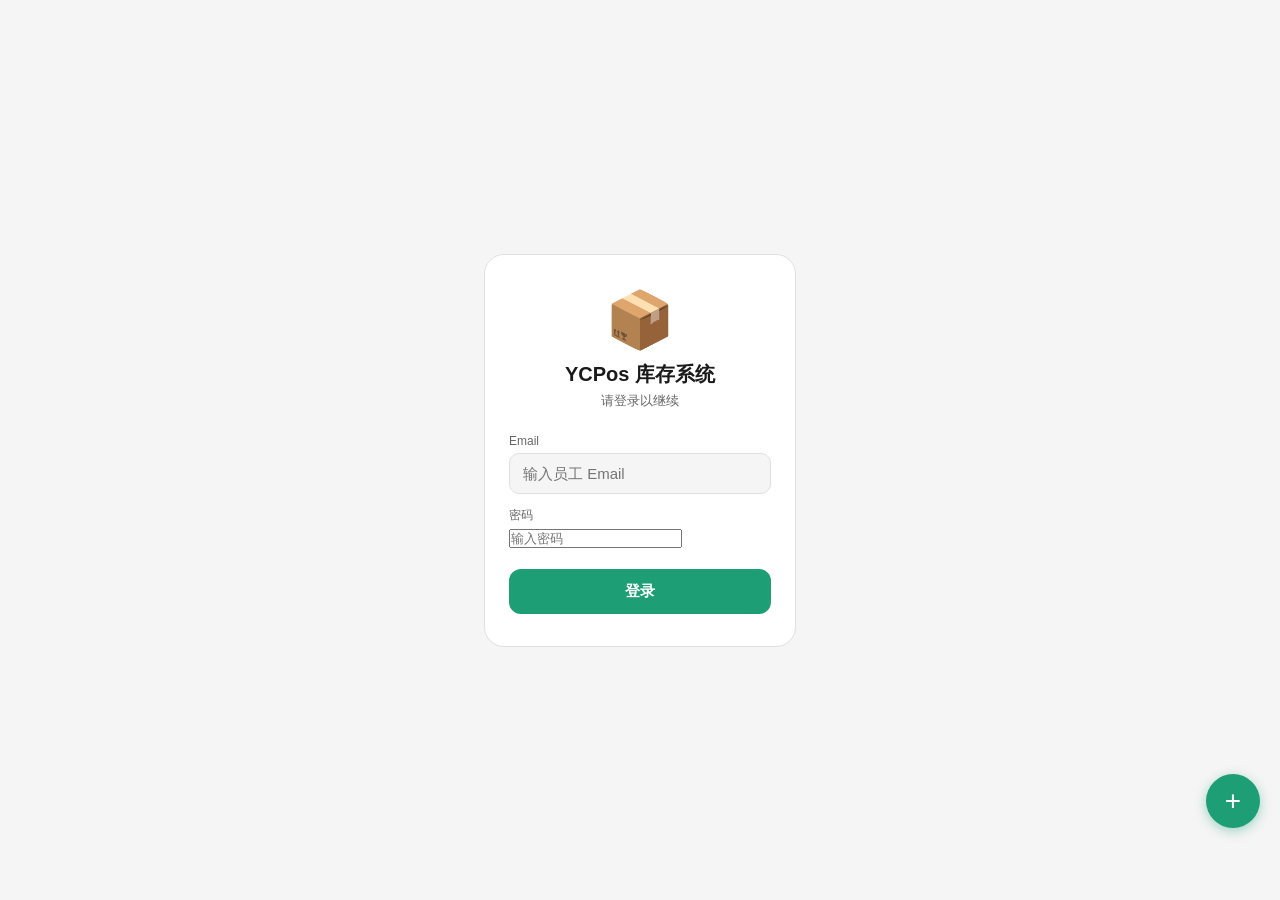
<file: index.html>
<!DOCTYPE html>
<html lang="zh">
<head>
<meta charset="UTF-8">
<meta name="viewport" content="width=device-width, initial-scale=1.0, maximum-scale=1.0, user-scalable=no">
<meta name="theme-color" content="#1D9E75">
<meta name="apple-mobile-web-app-capable" content="yes">
<meta name="apple-mobile-web-app-status-bar-style" content="default">
<meta name="apple-mobile-web-app-title" content="YCPos">
<meta name="description" content="YCPos 库存管理系统">
<title>YCPos 库存系统</title>
<script>
  if (location.hostname === 'happynlucky6133.github.io') {
    document.documentElement.innerHTML = '<head><meta charset="UTF-8"><meta name="viewport" content="width=device-width,initial-scale=1"><title>YCPos</title><style>body{margin:0;font-family:Arial,sans-serif;background:#f6f7f8;color:#222;display:flex;min-height:100vh;align-items:center;justify-content:center;padding:24px}.box{max-width:420px;background:#fff;border:1px solid #ddd;border-radius:10px;padding:24px;text-align:center;box-shadow:0 2px 12px rgba(0,0,0,.06)}h1{font-size:22px;margin:0 0 12px}p{font-size:15px;line-height:1.5;margin:0;color:#666}</style></head><body><div class="box"><h1>YCPos 入口已更新</h1><p>这个旧入口已经停用。请向管理员索取新的正式网址。</p></div></body>';
  }
</script>
<link rel="manifest" href="manifest.json">
<link rel="apple-touch-icon" href="icon-192.png">
<link rel="stylesheet" href="style.css">
</head>
<body>

<!-- ===== 登录页面 ===== -->
<div class="page" id="page-login">
  <div class="login-wrap">
    <div class="login-box">
      <div class="login-logo">📦</div>
      <div class="login-title">YCPos 库存系统</div>
      <div class="login-sub">请登录以继续</div>
      <div class="form-group">
        <label class="form-label">Email</label>
        <input type="text" id="login-user" placeholder="输入员工 Email" autocomplete="username">
      </div>
      <div class="form-group">
        <label class="form-label">密码</label>
        <input type="password" id="login-pass" placeholder="输入密码" autocomplete="current-password">
      </div>
      <button class="btn-primary" id="login-btn" style="margin-top:8px">登录</button>
      <div id="login-error" style="color:var(--danger);font-size:13px;text-align:center;margin-top:8px;display:none"></div>
    </div>
  </div>
</div>

<!-- ===== 主应用 ===== -->
<div class="app" id="app-main">
  <div class="header">
    <div>
      <div class="header-title">YCPos 库存</div>
      <div class="header-sub" id="sync-time">正在加载...</div>
    </div>
    <div style="display:flex;align-items:center;gap:6px">
      <span id="user-display" style="font-size:12px;color:var(--text2);cursor:pointer"></span>
      <span id="admin-actions" style="display:none">
        <button class="link-btn" id="btn-add-user">👤+</button>
        <button class="link-btn" id="btn-change-pw">🔑</button>
      </span>
      <button class="sync-btn" id="sync-btn">↻ 刷新</button>
    </div>
  </div>

  <div class="content">
    <!-- 主页 -->
    <div class="page active" id="page-dashboard">
      <div class="stat-grid">
        <div class="stat-card"><div class="stat-label">产品总类</div><div class="stat-value" id="s-products">-</div></div>
        <div class="stat-card"><div class="stat-label">总库存</div><div class="stat-value" id="s-stock"><span id="s-stock-num">-</span></div></div>
        <div class="stat-card"><div class="stat-label">进货记录</div><div class="stat-value" id="s-stockin">-</div></div>
        <div class="stat-card"><div class="stat-label">供应商</div><div class="stat-value" id="s-suppliers">-</div></div>
      </div>
      <div class="section-title">库存概览</div>
      <div id="dash-products"><div class="loading">加载中...</div></div>
      <div class="section-title">最近进货</div>
      <div id="dash-recent"><div class="loading">加载中...</div></div>
    </div>

    <!-- 产品 -->
    <div class="page" id="page-products">
      <div class="search-wrap">
        <span style="font-size:16px;color:var(--text2)">🔍</span>
        <input type="text" placeholder="搜索产品..." id="product-search">
      </div>
      <div id="product-list"><div class="loading">加载中...</div></div>
    </div>

    <!-- 进货 -->
    <div class="page" id="page-stockin">
      <div class="section-title">进货记录</div>
      <div class="filter-row">
        <input type="date" id="stockin-date-from">
        <input type="date" id="stockin-date-to">
        <button class="btn-secondary inline" id="btn-stockin-clear" type="button">清除</button>
      </div>
      <div id="stockin-list"><div class="loading">加载中...</div></div>
    </div>

    <!-- 订单 -->
    <div class="page" id="page-orders">
      <div class="section-title">客户订单 / 出货</div>
      <div class="filter-row">
        <input type="date" id="order-date-from">
        <input type="date" id="order-date-to">
        <button class="btn-secondary inline" id="btn-order-clear" type="button">清除</button>
      </div>
      <div id="order-summary"><div class="loading">加载中...</div></div>
      <div class="section-title">订单列表</div>
      <div id="orders-list"><div class="loading">加载中...</div></div>
    </div>

    <!-- 加工 / 损耗 -->
    <div class="page" id="page-processing">
      <div class="section-title">等级转换规则</div>
      <div id="grade-rule-list"></div>
      <div class="section-title">损耗概览</div>
      <div id="loss-summary"><div class="loading">加载中...</div></div>
      <div class="section-title">加工记录</div>
      <div id="processing-list"><div class="loading">加载中...</div></div>
    </div>

    <!-- 供应商 -->
    <div class="page" id="page-suppliers">
      <div class="search-wrap">
        <span style="font-size:16px;color:var(--text2)">🔍</span>
        <input type="text" placeholder="搜索供应商..." id="supplier-search">
      </div>
      <div id="supplier-list"><div class="loading">加载中...</div></div>
    </div>

    <!-- 客户 -->
    <div class="page" id="page-customers">
      <div class="search-wrap">
        <span style="font-size:16px;color:var(--text2)">🔍</span>
        <input type="text" placeholder="搜索客户..." id="customer-search">
      </div>
      <div id="customer-list"><div class="loading">加载中...</div></div>
    </div>

    <!-- 审计日志 -->
    <div class="page" id="page-audit">
      <div class="section-title">操作审计日志</div>
      <div id="audit-list"><div class="loading">加载中...</div></div>
    </div>

    <!-- 客户申请 -->
    <div class="page" id="page-customer-requests">
      <div class="section-title">客户订货申请</div>
      <div class="filter-row">
        <input type="date" id="cr-date-from" title="开始日期">
        <input type="date" id="cr-date-to" title="结束日期">
        <select id="cr-status-filter">
          <option value="">全部状态</option>
          <option value="submitted">已提交</option>
          <option value="sales_review">Sales 审核中</option>
          <option value="warehouse_check">仓库查货中</option>
          <option value="waiting_customer">等待客户回复</option>
          <option value="confirmed">已确认</option>
          <option value="converted">已转正式订单</option>
          <option value="rejected">已拒绝</option>
          <option value="cancelled">已取消</option>
        </select>
        <button class="btn-secondary inline" id="btn-cr-clear" type="button">清除</button>
      </div>
      <div id="cr-requests-list"><div class="loading">加载中...</div></div>
    </div>

    <!-- AutoCount 导出 -->
    <div class="page" id="page-autocount">
      <div class="section-title">AutoCount Excel 导出</div>
      <div class="filter-row">
        <input type="date" id="ac-date-from" title="开始日期">
        <input type="date" id="ac-date-to" title="结束日期">
        <button class="btn-secondary inline" id="btn-ac-clear" type="button">清除</button>
      </div>
      <div id="autocount-export-panel"></div>
    </div>
  </div>

  <div class="nav" id="nav-bar">
    <button class="nav-btn active" data-page="dashboard"><span class="nav-icon">🏠</span>主页</button>
    <button class="nav-btn" data-page="products"><span class="nav-icon">📦</span>产品</button>
    <button class="nav-btn" data-page="stockin"><span class="nav-icon">📥</span>进货</button>
    <button class="nav-btn" data-page="orders"><span class="nav-icon">📋</span>订单</button>
    <button class="nav-btn" data-page="processing"><span class="nav-icon">⚖️</span>加工</button>
    <button class="nav-btn" data-page="suppliers"><span class="nav-icon">🏭</span>供应商</button>
    <button class="nav-btn" data-page="customers"><span class="nav-icon">👥</span>客户</button>
    <button class="nav-btn" data-page="customer-requests"><span class="nav-icon">📝</span>客户申请</button>
    <button class="nav-btn" data-page="autocount" id="nav-autocount" style="display:none"><span class="nav-icon">⬇️</span>导出</button>
    <button class="nav-btn" data-page="audit" id="nav-audit" style="display:none"><span class="nav-icon">📜</span>审计</button>
  </div>
</div>

<button class="fab" id="fab">+</button>
<div class="toast" id="toast"></div>

<!-- 进货 Modal -->
<div class="modal-bg" id="modal-si">
  <div class="modal">
    <div class="modal-handle"></div>
    <div class="modal-title">新增进货</div>
    <div class="form-group"><label class="form-label">供应商</label><select id="f-sup"></select></div>
    <div class="form-group"><label class="form-label">产品</label><select id="f-prod"></select></div>
    <div class="form-group"><label class="form-label" id="f-qty-label">数量</label><input type="number" id="f-qty" placeholder="0" min="1" inputmode="numeric"></div>
    <div class="form-group"><label class="form-label">备注（可选）</label><input type="text" id="f-note" placeholder="车牌、批次、付款备注等"></div>
    <button class="btn-primary" id="btn-si">确认进货</button>
    <button class="btn-cancel" id="btn-si-cancel">取消</button>
  </div>
</div>

<!-- 新增产品 Modal -->
<div class="modal-bg" id="modal-prod">
  <div class="modal">
    <div class="modal-handle"></div>
    <div class="modal-title">新增产品</div>
    <div class="form-group"><label class="form-label">产品名称</label><input type="text" id="np-name" placeholder="输入产品名称"></div>
    <div class="form-group"><label class="form-label">等级</label><input type="text" id="np-grade" placeholder="输入等级（如 A、B、C 或自定义）"></div>
    <div class="form-group"><label class="form-label">单位</label><select id="np-unit"><option>kg</option><option>box</option><option>pcs</option></select></div>
    <div class="form-group"><label class="form-label">备注（可选）</label><input type="text" id="np-note" placeholder="别名、包装说明等"></div>
    <button class="btn-primary" id="btn-prod">添加产品</button>
    <button class="btn-cancel" id="btn-prod-cancel">取消</button>
  </div>
</div>

<!-- 新增客户 Modal -->
<div class="modal-bg" id="modal-customer">
  <div class="modal">
    <div class="modal-handle"></div>
    <div class="modal-title">新增客户</div>
    <div class="form-group"><label class="form-label">客户名称</label><input type="text" id="nc-name" placeholder="输入客户名称"></div>
    <div class="form-group"><label class="form-label">联系电话（可选）</label><input type="text" id="nc-phone" placeholder="例：012-3456789" inputmode="tel"></div>
    <div class="form-group"><label class="form-label">备注（可选）</label><input type="text" id="nc-note" placeholder="地址或其他备注"></div>
    <button class="btn-primary" id="btn-customer">添加客户</button>
    <button class="btn-cancel" id="btn-customer-cancel">取消</button>
  </div>
</div>

<!-- 新增供应商 Modal -->
<div class="modal-bg" id="modal-supplier">
  <div class="modal">
    <div class="modal-handle"></div>
    <div class="modal-title">新增供应商</div>
    <div class="form-group"><label class="form-label">供应商名称</label><input type="text" id="ns-name" placeholder="输入供应商名称"></div>
    <div class="form-group"><label class="form-label">联系电话（可选）</label><input type="text" id="ns-phone" placeholder="例：012-3456789" inputmode="tel"></div>
    <div class="form-group"><label class="form-label">备注（可选）</label><input type="text" id="ns-note" placeholder="地址或其他备注"></div>
    <button class="btn-primary" id="btn-supplier">添加供应商</button>
    <button class="btn-cancel" id="btn-supplier-cancel">取消</button>
  </div>
</div>

<!-- 采购订单 Modal -->
<div class="modal-bg" id="modal-order">
  <div class="modal">
    <div class="modal-handle"></div>
    <div class="modal-title">新增客户订单</div>
    <div class="form-group"><label class="form-label">客户</label><select id="o-cust"></select></div>
    <div class="form-group"><label class="form-label">产品</label><select id="o-prod"></select></div>
    <div class="order-line-inputs">
      <div class="form-group"><label class="form-label" id="o-qty-label">数量</label><input type="number" id="o-qty" placeholder="0" min="0" step="0.01" inputmode="decimal"></div>
      <div class="form-group"><label class="form-label">单价</label><input type="number" id="o-price" placeholder="0.00" min="0" step="0.01" inputmode="decimal"></div>
    </div>
    <button class="btn-secondary" id="btn-order-add-line" type="button">加入产品</button>
    <div class="order-draft-list" id="order-draft-list"><div class="empty small">还没有产品</div></div>
    <div class="calc-box" id="order-total">总额 RM 0.00</div>
    <div class="form-group"><label class="form-label">备注（可选）</label><input type="text" id="o-note" placeholder="送货、仓库、客户要求等"></div>
    <button class="btn-primary" id="btn-order">创建订单</button>
    <button class="btn-cancel" id="btn-order-cancel">取消</button>
  </div>
</div>

<!-- 加工 / 损耗 Modal -->
<div class="modal-bg" id="modal-processing">
  <div class="modal">
    <div class="modal-handle"></div>
    <div class="modal-title">新增加工 / 损耗</div>
    <div class="form-group"><label class="form-label">原料产品（收货等级）</label><select id="pr-source"></select></div>
    <div class="form-group"><label class="form-label">可售产品（出货等级）</label><select id="pr-target"></select></div>
    <div class="form-group"><label class="form-label">加工重量 / 数量</label><input type="number" id="pr-input" placeholder="例如 100" min="0" step="0.01" inputmode="decimal"></div>
    <div class="form-group"><label class="form-label">其他损耗</label><input type="number" id="pr-other-loss" placeholder="烂果、压伤、挑掉等" min="0" step="0.01" inputmode="decimal"></div>
    <div class="calc-box" id="processing-preview">可售产出会自动计算</div>
    <button class="btn-primary" id="btn-processing">确认加工</button>
    <button class="btn-cancel" id="btn-processing-cancel">取消</button>
  </div>
</div>

<!-- 新增用户 Modal -->
<div class="modal-bg" id="modal-adduser">
  <div class="modal">
    <div class="modal-handle"></div>
    <div class="modal-title">新增用户</div>
    <div class="form-group"><label class="form-label">员工 Email</label><input type="email" id="au-user" placeholder="输入员工登录 Email" autocomplete="username"></div>
    <div class="form-group"><label class="form-label">显示名称</label><input type="text" id="au-display" placeholder="输入显示名称"></div>
    <div class="form-group"><label class="form-label">密码</label><input type="password" id="au-pass" placeholder="输入密码"></div>
    <div class="form-group"><label class="form-label">角色</label>
      <select id="au-role">
        <option value="sales">📋 销售员</option>
        <option value="purchase">📥 采购员</option>
        <option value="warehouse">🚚 仓库</option>
        <option value="admin">👑 管理员</option>
      </select>
    </div>
    <button class="btn-primary" id="btn-adduser">添加用户</button>
    <button class="btn-cancel" id="btn-adduser-cancel">取消</button>
  </div>
</div>

<!-- 修改密码 Modal -->
<div class="modal-bg" id="modal-changepw">
  <div class="modal">
    <div class="modal-handle"></div>
    <div class="modal-title">修改密码</div>
    <div class="form-group"><label class="form-label">当前密码</label><input type="password" id="cp-old" placeholder="输入当前密码"></div>
    <div class="form-group"><label class="form-label">新密码</label><input type="password" id="cp-new" placeholder="输入新密码"></div>
    <div class="form-group"><label class="form-label">确认新密码</label><input type="password" id="cp-confirm" placeholder="再次输入新密码"></div>
    <button class="btn-primary" id="btn-changepw">修改密码</button>
    <button class="btn-cancel" id="btn-changepw-cancel">取消</button>
  </div>
</div>

<!-- Sales 审核客户申请 Modal -->
<div class="modal-bg" id="modal-cr-review">
  <div class="modal" style="max-width:560px">
    <div class="modal-handle"></div>
    <div class="modal-title" id="cr-review-title">审核客户申请</div>
    <div id="cr-review-meta" style="font-size:13px;margin-bottom:8px;color:var(--text2)"></div>

    <div class="section-title" style="margin-top:0">产品明细</div>
    <div id="cr-review-items"></div>

    <div class="form-group">
      <label class="form-label">Sales 备注</label>
      <textarea id="cr-review-sales-note" rows="2" placeholder="价格依据、客户沟通记录等"></textarea>
    </div>

    <div id="cr-review-actions" style="display:flex;gap:8px;flex-wrap:wrap;margin-bottom:8px"></div>
    <div id="cr-review-error" style="color:var(--danger);font-size:13px;margin-bottom:8px;display:none"></div>

    <button class="btn-primary" id="btn-cr-save">保存修改（不改变状态）</button>
    <button class="btn-cancel" id="btn-cr-review-cancel">关闭</button>
  </div>
</div>

<!-- Warehouse 查货 Modal -->
<div class="modal-bg" id="modal-cr-warehouse">
  <div class="modal" style="max-width:560px">
    <div class="modal-handle"></div>
    <div class="modal-title" id="cr-wh-title">仓库查货</div>
    <div id="cr-wh-meta" style="font-size:13px;margin-bottom:8px;color:var(--text2)"></div>

    <div class="section-title" style="margin-top:0">查货明细</div>
    <div id="cr-wh-items"></div>

    <div class="form-group">
      <label class="form-label">仓库整单备注（可选）</label>
      <textarea id="cr-wh-note" rows="2" placeholder="缺货原因、预计补货时间等"></textarea>
    </div>

    <div id="cr-wh-error" style="color:var(--danger);font-size:13px;margin-bottom:8px;display:none"></div>

    <button class="btn-primary" id="btn-cr-wh-save">保存查货结果</button>
    <button class="btn-cancel" id="btn-cr-wh-cancel">关闭</button>
  </div>
</div>

<!-- 联系客户 / 拒绝 Modal -->
<div class="modal-bg" id="modal-cr-contact">
  <div class="modal" style="max-width:480px">
    <div class="modal-handle"></div>
    <div class="modal-title" id="cr-contact-title">联系客户</div>
    <div id="cr-contact-meta" style="font-size:13px;margin-bottom:8px;color:var(--text2)"></div>

    <a id="cr-contact-wa" href="#" target="_blank" rel="noopener"
       style="display:none;align-items:center;gap:6px;background:#25d366;color:#fff;padding:8px 12px;border-radius:8px;text-decoration:none;font-weight:500;margin-bottom:12px">
      WhatsApp 联系客户
    </a>

    <div class="form-group">
      <label class="form-label">联系方式</label>
      <select id="cr-contact-method">
        <option value="WhatsApp">WhatsApp</option>
        <option value="电话">电话</option>
        <option value="其他">其他</option>
      </select>
    </div>
    <div class="form-group">
      <label class="form-label">联系备注</label>
      <textarea id="cr-contact-note" rows="3" placeholder="沟通内容、客户回复等"></textarea>
    </div>

    <div id="cr-reject-section" style="display:none">
      <div class="form-group">
        <label class="form-label" style="color:var(--danger)">拒绝原因</label>
        <textarea id="cr-reject-reason" rows="2" placeholder="请填写拒绝原因，客户将看到此信息"></textarea>
      </div>
    </div>

    <div id="cr-contact-error" style="color:var(--danger);font-size:13px;margin-bottom:8px;display:none"></div>

    <div style="display:flex;gap:8px;flex-wrap:wrap">
      <button class="btn btn-primary" id="btn-cr-contact-save">记录联系</button>
      <button class="btn" id="btn-cr-reject" style="background:var(--danger);color:#fff">拒绝申请</button>
      <button class="btn-cancel" id="btn-cr-contact-cancel">关闭</button>
    </div>
  </div>
</div>

<script src="app.js"></script>
</body>
</html>
</file>
<file: style.css>
/* ===== YCPos 库存系统 - 样式表 ===== */
* { box-sizing: border-box; margin: 0; padding: 0; -webkit-tap-highlight-color: transparent; }

:root {
  --green: #1D9E75; --green-light: #E1F5EE; --green-dark: #085041;
  --amber: #BA7517; --amber-light: #FAEEDA;
  --red: #E24B4A; --red-light: #FCEBEB;
  --blue: #185FA5; --blue-light: #E6F1FB;
  --bg: #F5F5F5; --surface: #FFFFFF;
  --text: #1A1A1A; --text2: #666666; --border: #E0E0E0;
}

@media (prefers-color-scheme: dark) {
  :root {
    --bg: #111; --surface: #1E1E1E; --text: #F0F0F0;
    --text2: #999; --border: #333; --green-light: #0a3d2a;
    --green-dark: #5DCAA5; --amber-light: #3d2a00;
    --red-light: #3d0a0a; --blue-light: #0a1a3d;
  }
}

html, body {
  height: 100%;
  background: var(--bg);
  font-family: -apple-system, BlinkMacSystemFont, 'Segoe UI', sans-serif;
}

/* ===== App 容器 ===== */
.app {
  max-width: 500px;
  margin: 0 auto;
  height: 100vh;
  display: flex;
  flex-direction: column;
  background: var(--bg);
}

/* ===== 顶部栏 ===== */
.header {
  background: var(--surface);
  border-bottom: 1px solid var(--border);
  padding: 12px 16px;
  display: flex;
  align-items: center;
  justify-content: space-between;
  padding-top: max(12px, env(safe-area-inset-top));
}

.header-title { font-size: 18px; font-weight: 600; color: var(--text); }
.header-sub { font-size: 11px; color: var(--text2); margin-top: 1px; }
.sync-btn {
  background: var(--green-light); color: var(--green-dark);
  border: none; border-radius: 99px; font-size: 12px;
  padding: 5px 12px; cursor: pointer; font-weight: 500;
}
.sync-btn:active { opacity: 0.7; }
.sync-btn:disabled { opacity: 0.5; cursor: not-allowed; }

/* ===== 内容区域 ===== */
.content {
  flex: 1;
  overflow-y: auto;
  padding: 12px 12px 80px;
  -webkit-overflow-scrolling: touch;
}

.page { display: none; }
.page.active { display: block; }

/* ===== 底部导航 ===== */
.nav {
  background: var(--surface);
  border-top: 1px solid var(--border);
  display: flex;
  overflow-x: auto;
  padding-bottom: env(safe-area-inset-bottom);
  position: fixed;
  bottom: 0;
  left: 50%;
  transform: translateX(-50%);
  width: 100%;
  max-width: 500px;
  z-index: 10;
}

.nav-btn {
  flex: 0 0 56px;
  padding: 10px 4px 10px;
  border: none;
  background: none;
  cursor: pointer;
  display: flex;
  flex-direction: column;
  align-items: center;
  gap: 2px;
  color: var(--text2);
  font-size: 10px;
}
.nav-btn.active { color: var(--green); }
.nav-icon { font-size: 22px; }

.export-grid {
  display: grid;
  grid-template-columns: 1fr;
  gap: 8px;
  margin-top: 10px;
}

.export-btn {
  width: 100%;
  border: 1px solid var(--border);
  background: var(--surface);
  color: var(--text);
  border-radius: 10px;
  padding: 12px 14px;
  font-size: 14px;
  font-weight: 600;
  text-align: left;
  cursor: pointer;
}

.export-btn:active {
  background: var(--green-light);
}

.ac-warning {
  margin-top: 10px;
  padding: 10px 12px;
  border-radius: 10px;
  background: var(--amber-light);
  color: var(--amber);
  font-size: 12px;
  line-height: 1.45;
}

/* ===== 通用组件 ===== */
.section-title {
  font-size: 11px; font-weight: 600;
  color: var(--text2); text-transform: uppercase;
  letter-spacing: 0.06em; margin: 14px 0 8px;
}

.stat-grid {
  display: grid;
  grid-template-columns: 1fr 1fr;
  gap: 10px;
  margin-bottom: 14px;
}

.stat-card {
  background: var(--surface);
  border-radius: 12px;
  padding: 14px;
  border: 1px solid var(--border);
}
.stat-label { font-size: 11px; color: var(--text2); margin-bottom: 6px; }
.stat-value { font-size: 22px; font-weight: 600; color: var(--text); }
.stat-unit { font-size: 12px; color: var(--text2); font-weight: 400; }

.card {
  background: var(--surface);
  border: 1px solid var(--border);
  border-radius: 12px;
  padding: 13px 14px;
  margin-bottom: 8px;
}
.card:last-child { margin-bottom: 0; }

.row-flex { display: flex; justify-content: space-between; align-items: center; }
.row-title { font-size: 14px; font-weight: 500; color: var(--text); }
.row-sub { font-size: 12px; color: var(--text2); margin-top: 3px; }
.stock-num { font-size: 18px; font-weight: 600; color: var(--green); }
.stock-unit { font-size: 11px; color: var(--text2); text-align: right; }

.badge {
  display: inline-block;
  font-size: 10px;
  padding: 2px 8px;
  border-radius: 99px;
  font-weight: 600;
}
.bg { background: var(--green-light); color: var(--green-dark); }
.ba { background: var(--amber-light); color: var(--amber); }
.br { background: var(--red-light); color: var(--red); }

.mono { font-family: 'SF Mono', monospace; font-size: 11px; color: var(--text2); }

.search-wrap {
  background: var(--surface);
  border: 1px solid var(--border);
  border-radius: 10px;
  padding: 10px 12px;
  display: flex;
  align-items: center;
  gap: 8px;
  margin-bottom: 10px;
}
.search-wrap input {
  background: none;
  border: none;
  font-size: 14px;
  color: var(--text);
  flex: 1;
  outline: none;
}

.empty {
  text-align: center;
  padding: 40px;
  color: var(--text2);
  font-size: 14px;
}

.loading {
  text-align: center;
  padding: 40px;
  color: var(--text2);
  font-size: 14px;
}

.toast {
  position: fixed;
  bottom: 96px;
  left: 50%;
  transform: translateX(-50%);
  background: #222;
  color: white;
  padding: 10px 22px;
  border-radius: 14px;
  font-size: 13px;
  font-weight: 500;
  z-index: 99;
  display: none;
  white-space: normal;
  max-width: 90%;
  text-align: center;
  line-height: 1.45;
  transition: opacity 0.3s ease;
}
.toast.ok { background: var(--green); }
.toast.err { background: var(--red); }

/* ===== FAB 按钮 ===== */
.fab {
  position: fixed;
  bottom: 72px;
  right: 20px;
  background: var(--green);
  color: white;
  width: 54px;
  height: 54px;
  border-radius: 50%;
  border: none;
  font-size: 28px;
  cursor: pointer;
  display: flex;
  align-items: center;
  justify-content: center;
  z-index: 9;
  box-shadow: 0 3px 12px rgba(29,158,117,0.4);
  transition: transform 0.15s ease;
}
.fab:active { transform: scale(0.93); }

/* ===== Modal ===== */
.modal-bg {
  display: none;
  position: fixed;
  inset: 0;
  background: rgba(0,0,0,0.45);
  z-index: 20;
  align-items: flex-end;
  justify-content: center;
}
.modal-bg.open { display: flex; }

.modal {
  background: var(--surface);
  border-radius: 20px 20px 0 0;
  padding: 16px 16px calc(20px + env(safe-area-inset-bottom));
  width: 100%;
  max-width: 500px;
  max-height: 90vh;
  overflow-y: auto;
}
.modal-handle {
  width: 36px;
  height: 4px;
  background: var(--border);
  border-radius: 99px;
  margin: 0 auto 16px;
}
.modal-title {
  font-size: 16px;
  font-weight: 600;
  margin-bottom: 16px;
  color: var(--text);
}

.form-group { margin-bottom: 13px; }
.form-label {
  font-size: 12px;
  color: var(--text2);
  margin-bottom: 5px;
  display: block;
  font-weight: 500;
}

select, input[type=number], input[type=text] {
  width: 100%;
  padding: 11px 13px;
  border: 1px solid var(--border);
  border-radius: 10px;
  background: var(--bg);
  color: var(--text);
  font-size: 15px;
  font-family: inherit;
  outline: none;
  transition: border-color 0.2s ease;
}
select:focus, input:focus { border-color: var(--green); }

.btn-primary {
  background: var(--green);
  color: white;
  border: none;
  padding: 13px;
  border-radius: 12px;
  font-size: 15px;
  font-weight: 600;
  width: 100%;
  cursor: pointer;
  transition: opacity 0.2s ease;
}
.btn-primary:disabled { opacity: 0.5; cursor: not-allowed; }
.btn-primary:active { opacity: 0.85; }

.btn-secondary {
  background: var(--green-light);
  color: var(--green-dark);
  border: 1px solid rgba(32, 168, 118, 0.2);
  padding: 11px;
  border-radius: 10px;
  font-size: 14px;
  font-weight: 600;
  width: 100%;
  cursor: pointer;
  margin-bottom: 10px;
}

.btn-secondary.inline {
  margin-bottom: 0;
  width: auto;
  white-space: nowrap;
}

.filter-row {
  display: grid;
  grid-template-columns: minmax(0, 1fr) minmax(0, 1fr) auto;
  gap: 8px;
  margin-bottom: 12px;
}

.summary-block {
  margin-bottom: 16px;
}

.summary-list {
  display: grid;
  gap: 7px;
  margin-top: 10px;
}

.summary-row {
  display: grid;
  grid-template-columns: 1fr auto;
  gap: 8px;
  align-items: center;
  font-size: 13px;
  color: var(--text);
}

.print-actions {
  display: flex;
  gap: 8px;
  margin-top: 10px;
}

.print-btn {
  flex: 1;
  border: 1px solid var(--border);
  background: var(--surface);
  color: var(--text2);
  border-radius: 8px;
  cursor: pointer;
  font-size: 12px;
  font-weight: 600;
  padding: 8px;
}

.btn-cancel {
  background: none;
  border: 1px solid var(--border);
  padding: 11px;
  border-radius: 12px;
  font-size: 14px;
  width: 100%;
  cursor: pointer;
  color: var(--text2);
  margin-top: 8px;
}

/* ===== Chip / 状态标签 ===== */
.chip {
  font-size: 11px;
  padding: 3px 9px;
  border-radius: 99px;
  font-weight: 600;
}
.chip-p { background: var(--amber-light); color: var(--amber); }
.chip-d { background: var(--green-light); color: var(--green-dark); }
.chip-c { background: var(--red-light); color: var(--red); }

.order-actions {
  margin-top: 10px;
  display: flex;
  gap: 8px;
}

.order-btn {
  flex: 1;
  padding: 7px;
  border-radius: 8px;
  font-size: 12px;
  font-weight: 500;
  cursor: pointer;
  transition: opacity 0.15s ease;
}
.order-btn-done { border: 1px solid var(--green); color: var(--green); background: none; }
.order-btn-cancel { border: 1px solid var(--red); color: var(--red); background: none; }
.order-btn:active { opacity: 0.7; }

.order-line-inputs {
  display: grid;
  grid-template-columns: 1fr 1fr;
  gap: 10px;
}

.order-draft-list {
  margin-bottom: 10px;
}

.order-draft-row,
.order-line-row {
  display: grid;
  grid-template-columns: 1fr auto;
  gap: 10px;
  align-items: center;
  background: var(--bg);
  border: 1px solid var(--border);
  border-radius: 10px;
  padding: 9px 10px;
  margin-bottom: 7px;
}

.order-line-row {
  background: transparent;
}

.order-draft-title,
.order-line-title {
  font-size: 13px;
  font-weight: 600;
  color: var(--text);
}

.order-draft-sub,
.order-line-sub {
  font-size: 12px;
  color: var(--text2);
  margin-top: 2px;
}

.order-remove {
  width: 30px;
  height: 30px;
  border-radius: 8px;
  border: 1px solid var(--red);
  color: var(--red);
  background: none;
  cursor: pointer;
  font-size: 16px;
  line-height: 1;
}

.empty.small {
  font-size: 12px;
  padding: 10px;
}

@media (max-width: 520px) {
  .filter-row {
    grid-template-columns: 1fr;
  }

  .order-line-inputs {
    grid-template-columns: 1fr;
  }
}

/* ===== 加工 / 损耗 ===== */
.grade-map {
  display: flex;
  flex-wrap: wrap;
  gap: 6px;
  margin-top: 10px;
}

.grade-pill {
  display: inline-flex;
  align-items: center;
  background: var(--bg);
  border: 1px solid var(--border);
  border-radius: 8px;
  color: var(--text2);
  font-size: 11px;
  padding: 4px 8px;
}

.mini-stat-grid {
  display: grid;
  grid-template-columns: repeat(2, 1fr);
  gap: 8px;
}

.mini-stat {
  background: var(--surface);
  border: 1px solid var(--border);
  border-radius: 12px;
  padding: 12px;
}

.calc-box {
  background: var(--green-light);
  color: var(--green-dark);
  border-radius: 10px;
  font-size: 13px;
  line-height: 1.4;
  margin: 4px 0 13px;
  padding: 10px 12px;
}

/* ===== 骨架屏加载占位 ===== */
.skeleton {
  background: linear-gradient(90deg, var(--border) 25%, var(--bg) 50%, var(--border) 75%);
  background-size: 200% 100%;
  animation: shimmer 1.5s infinite;
  border-radius: 8px;
}

@keyframes shimmer {
  0% { background-position: 200% 0; }
  100% { background-position: -200% 0; }
}

.skeleton-card {
  height: 64px;
  margin-bottom: 8px;
}

/* ===== 顶栏链接按钮 ===== */
.link-btn {
  background: none;
  border: 1px solid var(--border);
  border-radius: 8px;
  padding: 2px 7px;
  font-size: 12px;
  cursor: pointer;
  color: var(--text2);
  line-height: 1.6;
}
.link-btn:active { opacity: 0.6; }
.link-btn:disabled { opacity: 0.5; cursor: not-allowed; }

/* ===== 删除按钮 ===== */
.del-btn {
  background: var(--red-light);
  color: var(--red);
  border: none;
  width: 28px;
  height: 28px;
  border-radius: 8px;
  font-size: 13px;
  cursor: pointer;
  display: inline-flex;
  align-items: center;
  justify-content: center;
  transition: opacity 0.15s;
  flex-shrink: 0;
}
.del-btn:active { opacity: 0.6; }
.del-btn:disabled { opacity: 0.4; cursor: not-allowed; }
.del-btn.sm { width: 22px; height: 22px; font-size: 10px; border-radius: 6px; }

/* ===== 登录页面 ===== */
#page-login {
  display: none;
  height: 100vh;
  align-items: center;
  justify-content: center;
  background: var(--bg);
}
#page-login.active { display: flex; }

.login-wrap {
  width: 100%;
  max-width: 360px;
  padding: 24px;
}

.login-box {
  background: var(--surface);
  border-radius: 20px;
  padding: 32px 24px;
  border: 1px solid var(--border);
}

.login-logo {
  font-size: 56px;
  text-align: center;
  margin-bottom: 8px;
}

.login-title {
  font-size: 20px;
  font-weight: 700;
  text-align: center;
  color: var(--text);
  margin-bottom: 4px;
}

.login-sub {
  font-size: 13px;
  text-align: center;
  color: var(--text2);
  margin-bottom: 24px;
}

/* ===== 审计日志样式 ===== */
.audit-row {
  padding: 12px 14px !important;
}
.chip-mini {
  display: inline-block;
  padding: 1px 8px;
  border-radius: 10px;
  font-size: 11px;
  font-weight: 500;
}
.mono {
  font-family: 'SFMono-Regular', Consolas, monospace;
  letter-spacing: -0.3px;
}
</file>
